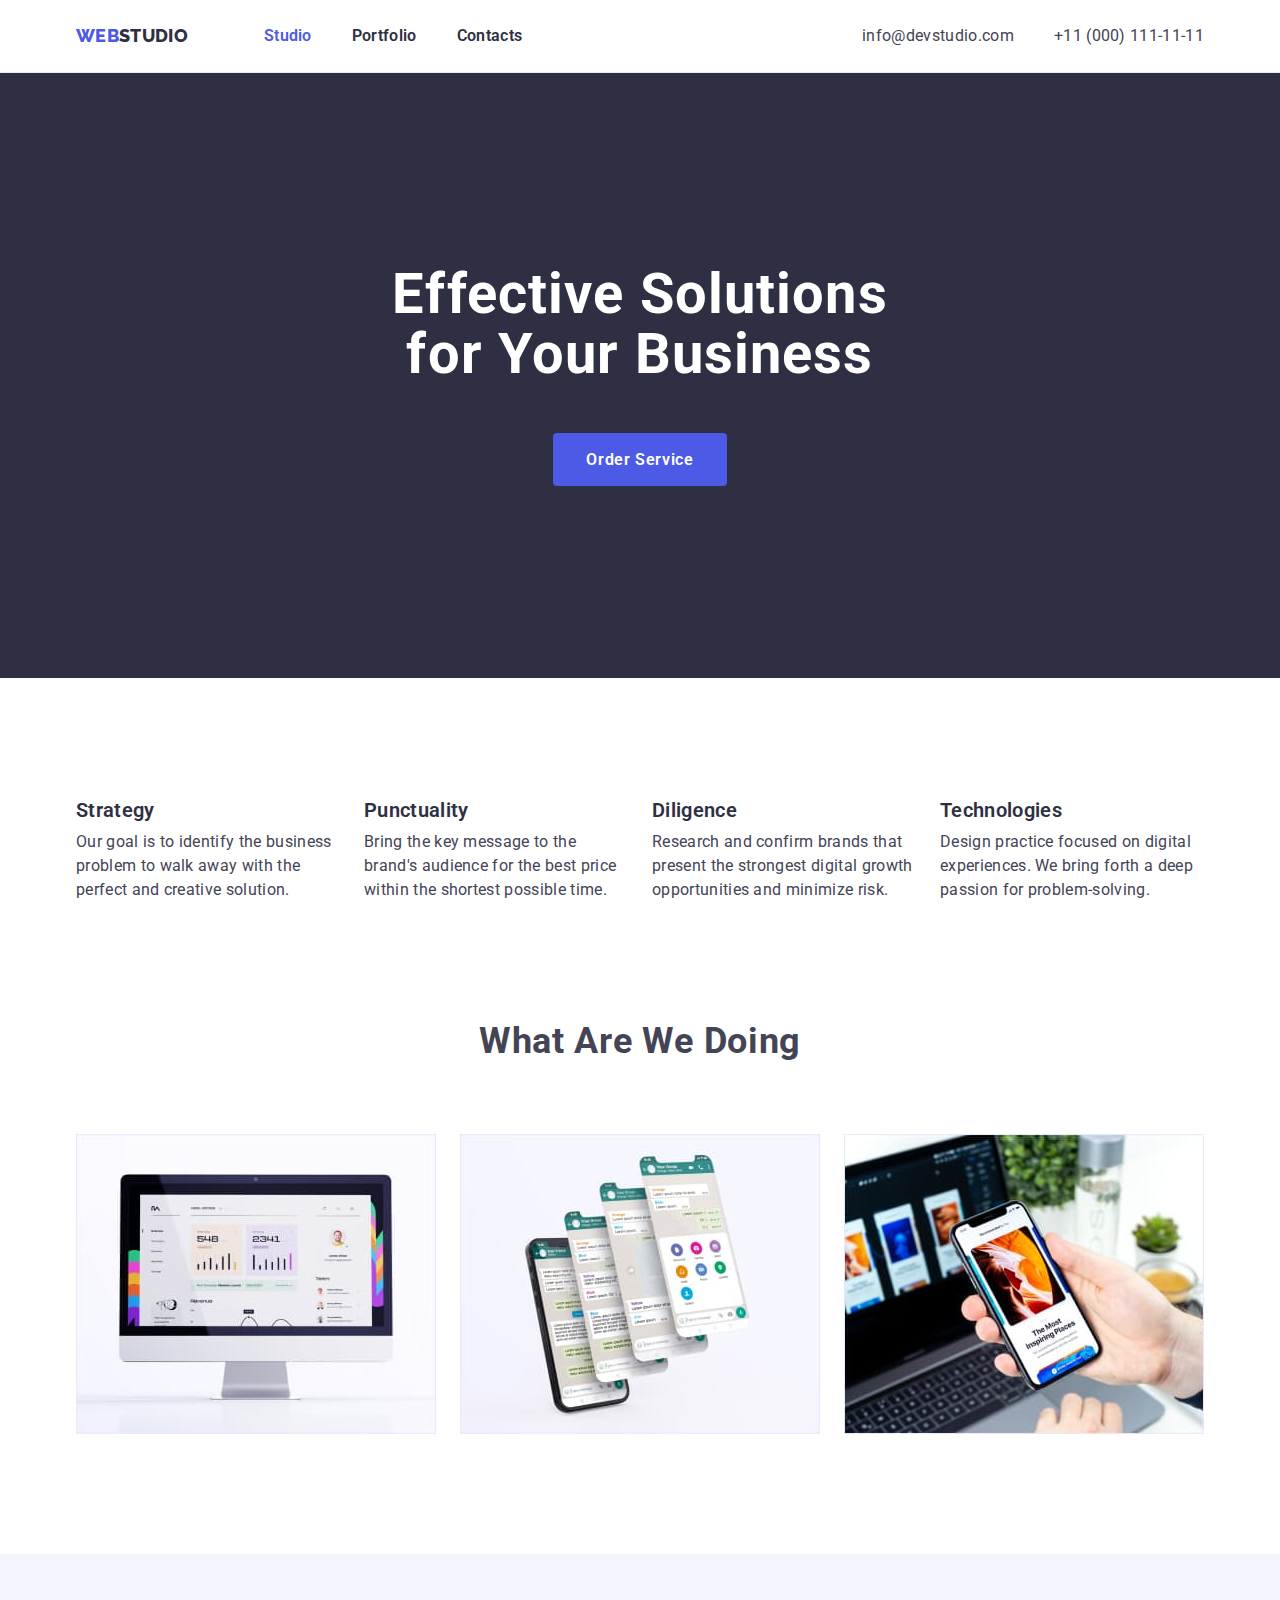
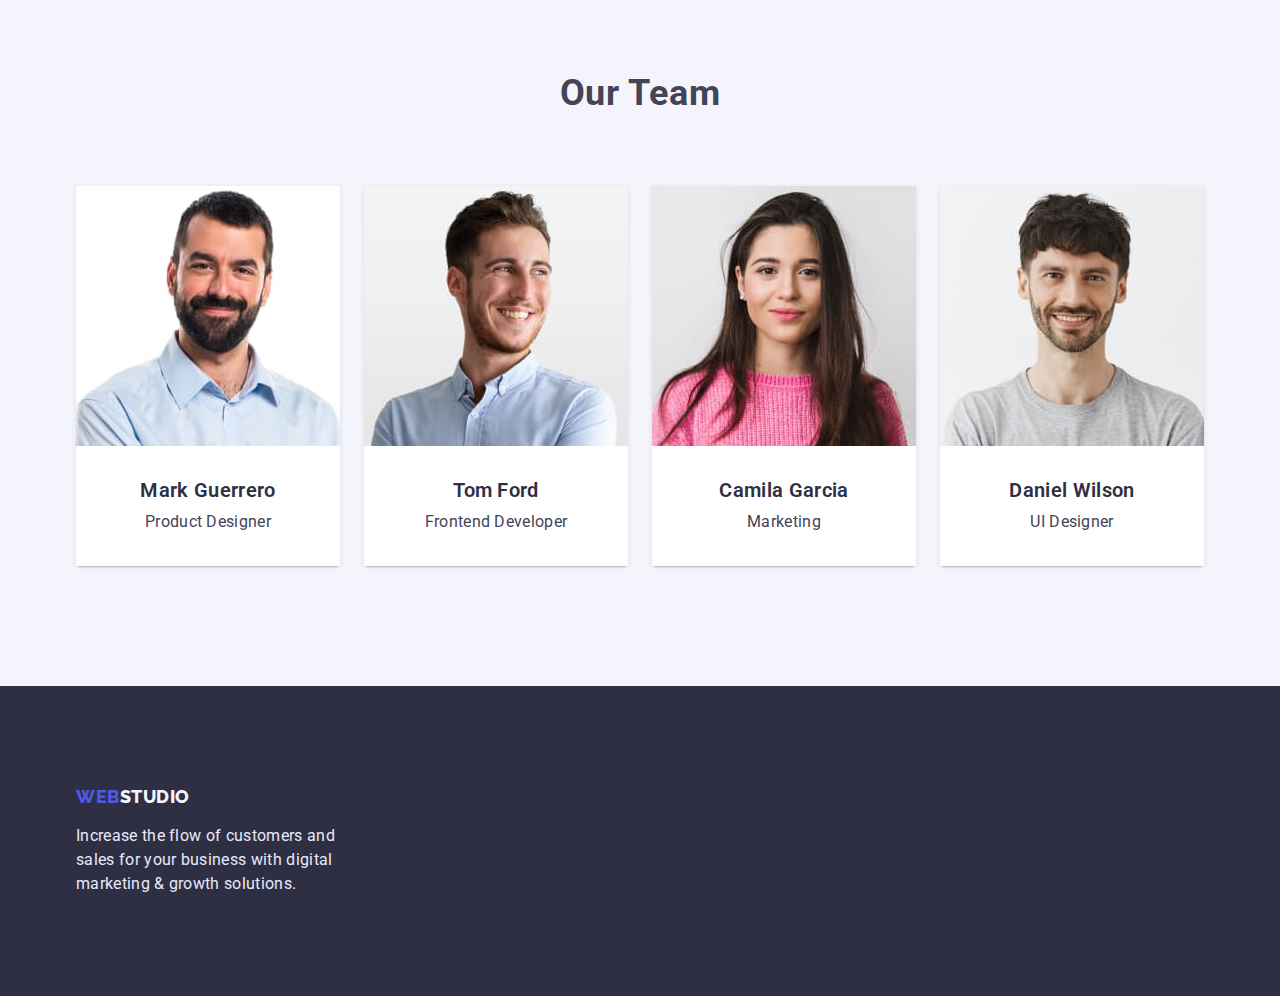
<file: index.html>
<!DOCTYPE html>
<html lang="en">
  <head>
    <meta charset="UTF-8" />
    <meta http-equiv="X-UA-Compatible" content="IE=edge" />
    <meta name="viewport" content="width=device-width, initial-scale=1.0" />
    <title>Document</title>
    <link rel="preconnect" href="https://fonts.googleapis.com" />
    <link rel="preconnect" href="https://fonts.gstatic.com" crossorigin />
    <link
      href="https://fonts.googleapis.com/css2?family=Raleway:wght@800&family=Roboto:wght@400;500;700;900&display=swap"
      rel="stylesheet"
    />
    <link
      rel="stylesheet"
      href="https://cdnjs.cloudflare.com/ajax/libs/modern-normalize/1.1.0/modern-normalize.min.css"
    />
    <link rel="stylesheet" href="./css/styles.css" />
  </head>
  <body>
    <header class="shadow-header">
      <div class="container head">
        <nav class="main-nav">
          <a class="logo-studio" href="./index.html">
            <span class="logo">WEB</span>STUDIO</a
          >
          <ul class="site-nav list">
            <li class="item">
              <a href="./index.html" class="link current">Studio</a>
            </li>
            <li class="item">
              <a href="./portfolio.html" class="link">Portfolio</a>
            </li>
            <li class="item"><a href="" class="link">Contacts</a></li>
          </ul>
        </nav>
        <ul class="list-adress list">
          <li class="connect">
            <a class="connect-link" href="mailto:info@devstudio.com"
              >info@devstudio.com</a
            >
          </li>
          <li class="connect">
            <a class="connect-link" href="tel:+11(000)111-11-11"
              >+11 (000) 111-11-11</a
            >
          </li>
        </ul>
      </div>
    </header>
    <main>
      <section class="hero">
        <h1 class="hero-title">Effective Solutions for Your Business</h1>
        <button type="button" class="button">Order Service</button>
      </section>
      <section class="section">
        <div class="container">
          <h2 class="visually-hidden">Our features</h2>
          <ul class="feature-list list">
            <li class="item">
              <h3 class="title">Strategy</h3>
              <p class="title-text">
                Our goal is to identify the business problem to walk away with
                the perfect and creative solution.
              </p>
            </li>
            <li class="item">
              <h3 class="title">Punctuality</h3>
              <p class="title-text">
                Bring the key message to the brand's audience for the best price
                within the shortest possible time.
              </p>
            </li>
            <li class="item">
              <h3 class="title">Diligence</h3>
              <p class="title-text">
                Research and confirm brands that present the strongest digital
                growth opportunities and minimize risk.
              </p>
            </li>
            <li class="item">
              <h3 class="title">Technologies</h3>
              <p class="title-text">
                Design practice focused on digital experiences. We bring forth a
                deep passion for problem-solving.
              </p>
            </li>
          </ul>
        </div>
      </section>
      <section class="section work">
        <div class="container">
          <h2 class="section-title">What are we doing</h2>
          <ul class="work-list list">
            <li class="item">
              <img src="./image/computer.jpg" alt="computer" width="360" />
            </li>
            <li class="item">
              <img
                src="./image/smart-screen.jpg"
                alt="mobile phone with different screens"
                width="360"
              />
            </li>
            <li class="item">
              <img
                src="./image/smart-hand.jpg"
                alt="smartphone in hand"
                width="360"
              />
            </li>
          </ul>
        </div>
      </section>
      <section class="section team">
        <div class="container">
          <h2 class="section-title">Our team</h2>
          <ul class="team-list list">
            <li class="item">
              <img
                src="./image/Mark-Guerrero.jpg"
                alt="Mark Guerrero"
                width="264"
              />
              <div class="team-position">
                <h3 class="title">Mark Guerrero</h3>
                <p class="team-text">Product Designer</p>
              </div>
            </li>
            <li class="item">
              <img src="./image/Tom-Ford.jpg" alt="Tom Ford" width="264" />
              <div class="team-position">
                <h3 class="title">Tom Ford</h3>
                <p class="team-text">Frontend Developer</p>
              </div>
            </li>
            <li class="item">
              <img
                src="./image/Camila-Garcia.jpg"
                alt="Camila Garcia"
                width="264"
              />
              <div class="team-position">
                <h3 class="title">Camila Garcia</h3>
                <p class="team-text">Marketing</p>
              </div>
            </li>
            <li class="item">
              <img
                src="./image/Daniel-Wilson.jpg"
                alt="Daniel Wilson"
                width="264"
              />
              <div class="team-position">
                <h3 class="title">Daniel Wilson</h3>
                <p class="team-text">UI Designer</p>
              </div>
            </li>
          </ul>
        </div>
      </section>
    </main>
    <footer class="footer-elements">
      <div class="container">
        <a class="studio-footer" href="./index.html">
          <span class="logo">Web</span>Studio
        </a>

        <p class="footer-text">
          Increase the flow of customers and sales for your business with
          digital marketing & growth solutions.
        </p>
      </div>
    </footer>
  </body>
</html>
</file>
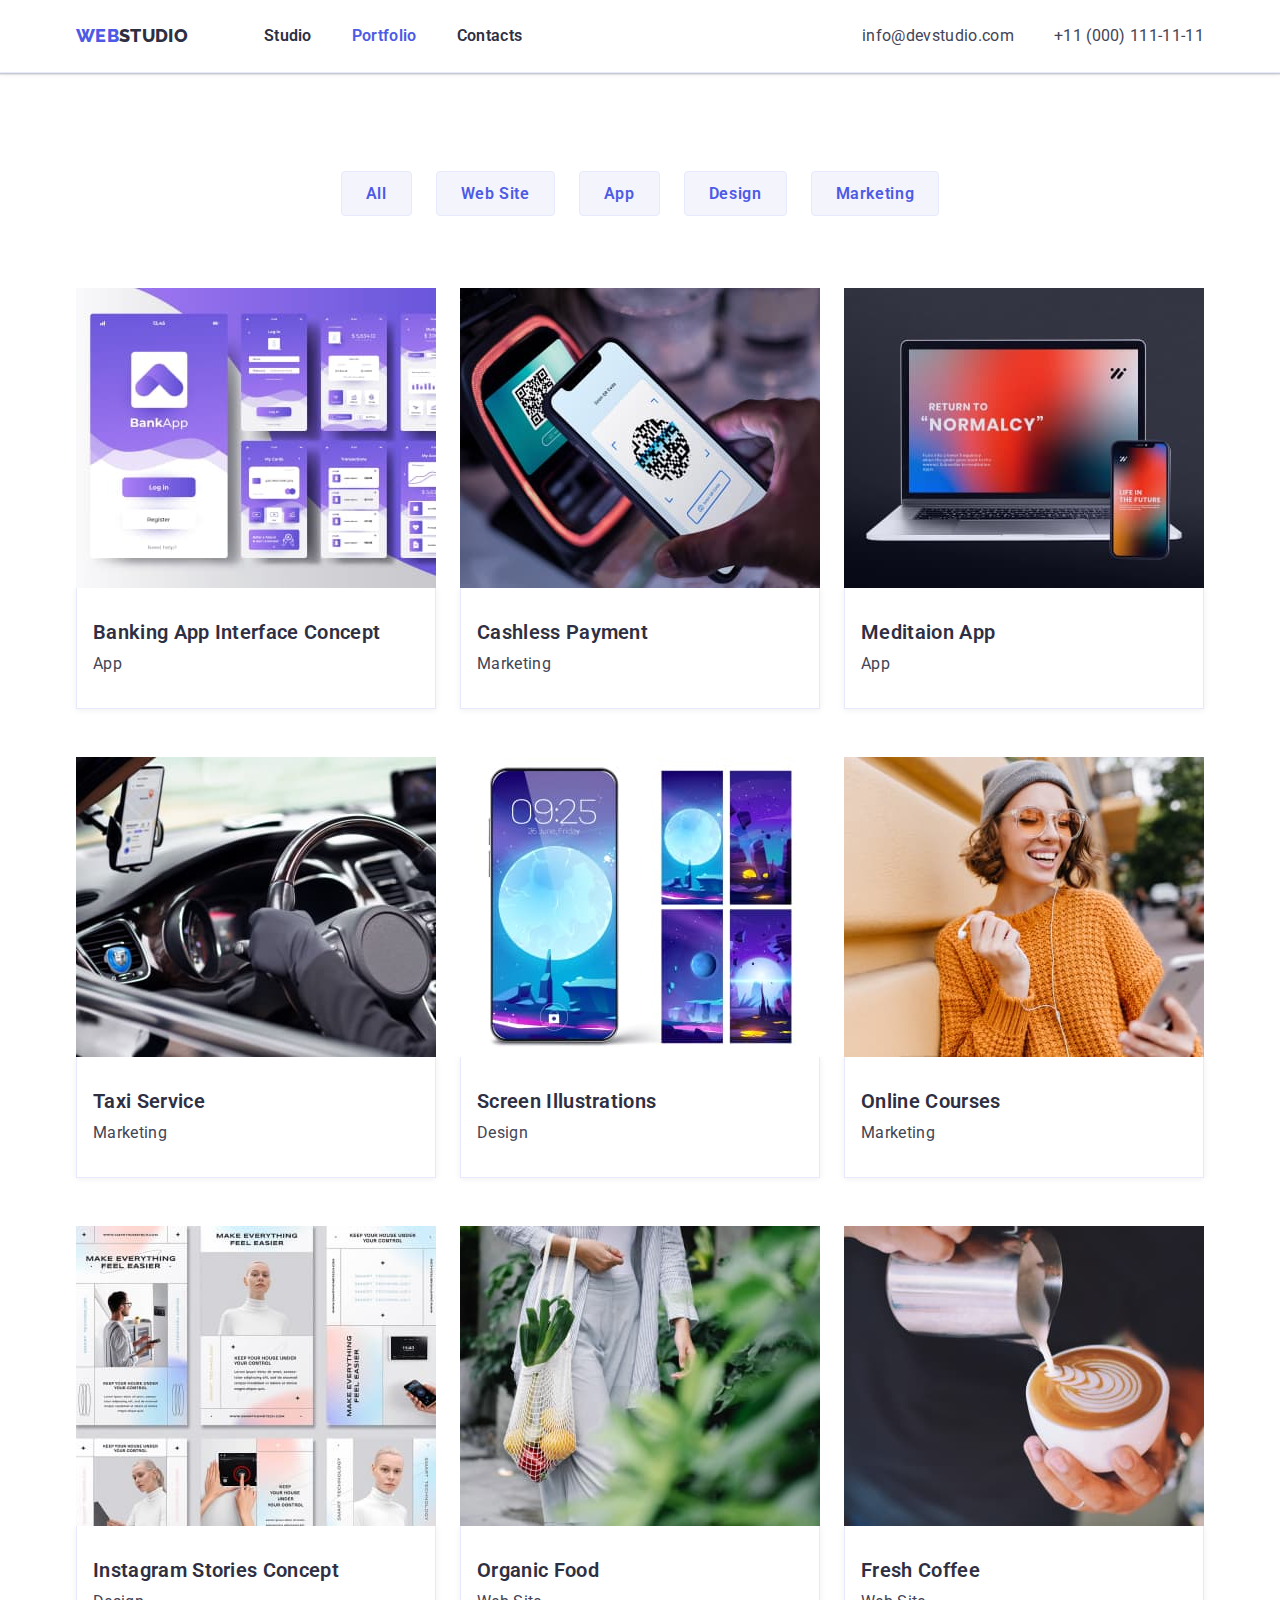
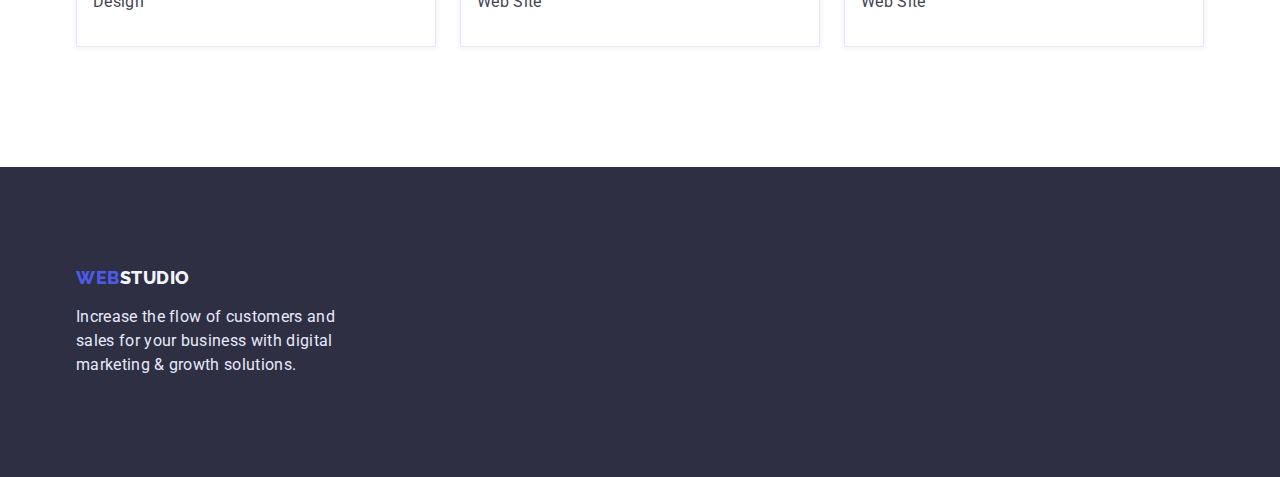
<file: portfolio.html>
<!DOCTYPE html>
<html lang="en">
  <head>
    <meta charset="UTF-8" />
    <meta http-equiv="X-UA-Compatible" content="IE=edge" />
    <meta name="viewport" content="width=device-width, initial-scale=1.0" />
    <title>Document</title>
    <link rel="preconnect" href="https://fonts.googleapis.com" />
    <link rel="preconnect" href="https://fonts.gstatic.com" crossorigin />
    <link
      href="https://fonts.googleapis.com/css2?family=Raleway:wght@800&family=Roboto:wght@400;500;700;900&display=swap"
      rel="stylesheet"
    />
    <link
      rel="stylesheet"
      href="https://cdnjs.cloudflare.com/ajax/libs/modern-normalize/1.1.0/modern-normalize.min.css"
    />
    <link rel="stylesheet" href="./css/styles.css" />
  </head>
  <body>
    <header class="shadow-header">
      <div class="container head">
        <nav class="main-nav">
          <a class="logo-studio" href="./index.html">
            <span class="logo">WEB</span>STUDIO</a
          >
          <ul class="site-nav list">
            <li class="item">
              <a href="./index.html" class="link">Studio</a>
            </li>
            <li class="item">
              <a href="./portfolio.html" class="link current">Portfolio</a>
            </li>
            <li class="item"><a href="" class="link">Contacts</a></li>
          </ul>
        </nav>
        <ul class="list-adress list">
          <li class="connect">
            <a class="connect-link" href="mailto:info@devstudio.com"
              >info@devstudio.com</a
            >
          </li>
          <li class="connect">
            <a class="connect-link" href="tel:+11(000)111-11-11"
              >+11 (000) 111-11-11</a
            >
          </li>
        </ul>
      </div>
    </header>
    <main>
      <section class="project-section">
        <div class="container">
          <h1 class="visually-hidden">Our works</h1>
          <ul class="filters list">
            <div class="filter-btn">
              <li class="title">
                <button class="btn" type="button">All</button>
              </li>
              <li class="title">
                <button class="btn" type="button">Web Site</button>
              </li>
              <li class="title">
                <button class="btn" type="button">App</button>
              </li>
              <li class="title">
                <button class="btn" type="button">Design</button>
              </li>
              <li class="title">
                <button class="btn" type="button">Marketing</button>
              </li>
            </div>
          </ul>
          <ul class="project-list list">
            <li class="item">
              <a class="project-link link" href="#">
                <img
                  src="./image/banking-app-interface-concept.jpg"
                  alt="banking app interface"
                  width="360"
                />
                <div class="content">
                  <h2 class="title">Banking App Interface Concept</h2>
                  <p class="text">App</p>
                </div>
              </a>
            </li>
            <li class="item">
              <a class="project-link link" href="#">
                <img
                  src="./image/cashless-payment.jpg"
                  alt="payment with
              smartphone"
                  width="360"
                />
                <div class="content">
                  <h2 class="title">Cashless Payment</h2>
                  <p class="text">Marketing</p>
                </div>
              </a>
            </li>
            <li class="item">
              <a class="project-link link" href="#">
                <img
                  src="image/meditaion-app.jpg"
                  alt="monitor and smartphone screens"
                  width="360"
                />
                <div class="content">
                  <h2 class="title">Meditaion App</h2>
                  <p class="text link">App</p>
                </div>
              </a>
            </li>
            <li class="item">
              <a class="project-link link" href="#">
                <img
                  src="./image/taxi-service.jpg"
                  alt="man driving a car"
                  width="360"
                />
                <div class="content">
                  <h2 class="title">Taxi Service</h2>
                  <p class="text">Marketing</p>
                </div>
              </a>
            </li>
            <li class="item">
              <a class="project-link link" href="#">
                <img
                  src="./image/screen-illustrations.jpg"
                  alt="screen illustrations"
                  width="360"
                />
                <div class="content">
                  <h2 class="title">Screen Illustrations</h2>
                  <p class="text">Design</p>
                </div>
              </a>
            </li>
            <li class="item">
              <a class="project-link link" href="#">
                <img
                  src="image/online-courses.jpg"
                  alt="woman with smartphone"
                  width="360"
                />
                <div class="content">
                  <h2 class="title">Online Courses</h2>
                  <p class="text">Marketing</p>
                </div>
              </a>
            </li>
            <li class="item">
              <a class="project-link link" href="#">
                <img
                  src="./image/instagram-stories-concept.jpg"
                  alt="instagram concept"
                  width="360"
                />
                <div class="content">
                  <h2 class="title">Instagram Stories Concept</h2>
                  <p class="text">Design</p>
                </div>
              </a>
            </li>
            <li class="item">
              <a class="project-link link" href="#">
                <img
                  src="./image/organic-food.jpg"
                  alt="green food"
                  width="360"
                />
                <div class="content">
                  <h2 class="title">Organic Food</h2>
                  <p class="text">Web Site</p>
                </div>
              </a>
            </li>
            <li class="item">
              <a class="project-link link" href="#">
                <img
                  src="./image/fresh-coffee.jpg"
                  alt="a cup of coffee"
                  width="360"
                />
                <div class="content">
                  <h2 class="title">Fresh Coffee</h2>
                  <p class="text">Web Site</p>
                </div>
              </a>
            </li>
          </ul>
        </div>
      </section>
    </main>
    <footer class="footer-elements">
      <div class="container">
        <a class="studio-footer" href="./index.html">
          <span class="logo">Web</span>Studio
        </a>

        <p class="footer-text">
          Increase the flow of customers and sales for your business with
          digital marketing & growth solutions.
        </p>
      </div>
    </footer>
  </body>
</html>
</file>
<file: css/styles.css>
:root {
    --primary-text-color:#434455;
    --title-text-color:#2E2F42;
    --accent:#E7E9FC;
    --hover: #4D5AE5;
    --pr-white-color: #ffffff;
    --cloud-color: #F4F4FD;
   
}
*,
*::after,
*::before {
    box-sizing: border-box;
    margin: 0;
    padding: 0;
}
body {
    background-color: var(--pr-white-color) ;
    color: var(--primary-text-color);
    font-family: "Roboto", sans-serif;
    letter-spacing: 0.02em;
}
.shadow-header {
    border-bottom: 1px solid var(--accent);
    box-shadow: 0px 2px 1px rgba(46, 47, 66, 0.08), 
    0px 1px 1px rgba(46, 47, 66, 0.16),
    0px 1px 6px rgba(46,47,66, 0.08);
}
.logo {
    color: var(--hover);
    font-family: "Raleway", sans-serif;
    font-weight: 800;
    font-size: 18px;
    line-height:1.2;
    text-decoration: none;
}
.logo-studio {
    color: var(--title-text-color);
    font-family: "Raleway", sans-serif;
    font-weight: 800;
    font-size: 18px;
    line-height: 1.2;
    text-decoration: none;
}
.head, .main-nav {
    display:flex;
    align-items: center;
}
.list {
    list-style: none;
    padding: 0;
    margin: 0;
}
.link {
    text-decoration: none;
}
.container {
    width: 1158px;
    margin-left: auto;
    margin-right: auto;
    padding-left: 15px;
    padding-right: 15px;
}
img {
    display: block;
    width: 100%;
    height: auto;
}
.site-nav .link{
    padding-top: 24px;
    padding-bottom: 24px;
    display: block;
    color: var(--title-text-color);
    text-decoration: none;
}
.site-nav .link:hover,
.site-nav .link:focus {
    color: var(--hover);
}
.site-nav .current {
    color: var(--hover);
    text-decoration: none;
}
.site-nav {
    margin-left: 76px;
    font-weight: 600;
    font-size: 16px;
    line-height: 1.5;
    display: flex;
}
.site-nav .item:not(:last-child) {
    margin-right: 40px;
}
.list-adress {
    display: flex;
    margin-left: auto;
}
.list-adress .connect-link {
    color: var(--primary-text-color);
    font-weight: 400;
    font-size: 16px;
    line-height: 1.5;
    text-decoration: none;
}
.connect-link:hover,
.connect-link:focus {
    color: var(--hover);
}
.connect + .connect {
    margin-left: 40px;

}
.hero {
    background-color: var(--title-text-color);
    padding-top: 192px;
    padding-bottom: 192px;
}
.hero-title {
    margin-right: auto;
    margin-left: auto;
    margin-bottom: 48px;
    text-align: center;
    width: 498px;
    color:#FFFFFF;
    font-weight: 700;
    font-size: 56px;
    line-height: 1.07;
    letter-spacing: 0.02em;

}
.hero > .container {
    text-align: center;
}
.visually-hidden {
    position: absolute;
    white-space: nowrap;
    width: 1px;
    height: 1px;
    overflow: hidden;
    border: 0;
    padding: 0;
    clip: rect(0 0 0 0);
    clip-path: inset(50%);
    margin: -1px;
}
.section .title {
    margin-top: 0;
    margin-bottom: 8px;
    color: var(--title-text-color);
    font-weight:600;
    font-size:36px;
    line-height:1.1;
    text-align: center;
    text-transform: capitalize;
}
.section {
    padding-top: 120px;
    padding-bottom: 120px;
}
.section-title {
    margin-top: 0;
    margin-bottom: 72px;
    text-align: center;
    text-transform: capitalize;
    font-weight: 700;
    font-size: 36px;
    line-height: 1.11;
    letter-spacing: 0.02em;
}
.work {
    padding-top: 0;
}
.team {
    background-color: var(--cloud-color);
}
.team-position{
    padding-top: 32px;
    padding-bottom: 32px;
    background-color: var(--pr-white-color);
}
.feature-list,
.work-list,
.team-list {
    display:flex;
    flex-wrap: wrap;
}
.feature-list .item:not(:last-child),
.work-list .item:not(:last-child),
.team-list .item:not(:last-child) {
    margin-right: 24px;
}
.feature-list .item {
    width: 264px;
}
.feature-list .title {
    text-align: left;
}
.feature-list .title, 
.team-list .title {
    color: var(--title-text-color);
    font-weight: 600;
    font-size: 20px;
    line-height: 1.2;
}
.work-list {
    display: flex;
    flex-wrap: wrap;
}
.work-list .item {
    width: 360px;
}

.team-list {
    text-align: center;
    text-transform: capitalize;
}
.team-list .item {
    box-shadow: 0px 1px 6px rgba(46, 47, 66, 0.08), 0px 1px 1px rgba(46, 47, 66, 0.16), 0px 2px 1px rgba(46, 47, 66, 0.08);
    border-radius: 0px 0px 4px 4px;
}

.button {
    color: var(--pr-white-color) ;
    background-color: var(--hover) ;
    font-weight: 600;
    font-size: 16px;
    line-height: 1.2;
    letter-spacing: 0.04em;
    cursor: pointer;
    border-radius: 4px;
    padding: 16px 32px;
    display: block;
    min-width: 170px;
    text-align: center;
    border: 1px solid transparent;
    margin-right: auto;
    margin-left: auto;
    
}
.button:hover,
.button:focus {
    background-color: #404BBF;
}
.title-text, .team-text {
    font-weight:400;
    font-size: 16px; 
    line-height: 1.5; 
    margin-top: 0;
    margin-bottom: 0;
}
.studio-footer {
    display: block;
    margin-bottom: 16px;
    color: var(--cloud-color);
    background-color: var(--title-text-color);
    font-family: 'Raleway';
    font-weight: 800;
    font-size: 18px;
    line-height: 1.16;
    letter-spacing: 0.03em;
    text-transform: uppercase;
    text-decoration: none;
}
.footer-elements {
    background-color: var(--title-text-color);
    padding-top: 100px;
    padding-bottom: 100px;
    display: block;


}
.footer-text {
    color: var(--accent);
    background-color: var(--title-text-color);
    width: 264px;
    font-weight: 400;
    font-size: 16px;
    line-height: 1.5em;
    letter-spacing: 0.02em;
}


        /* PORTFOLIO */

.filter-btn {
    display: flex;
    flex-wrap: wrap;
    align-items: center;
    margin-bottom: 72px;
    justify-content: center;
}
.filter-btn .title:not(:last-child) {
    padding-right: 24px;
}
.btn:hover,
.btn:focus {
    color: var(--pr-white-color);
    background-color: var(--hover);
    border-color: var(--hover);
    cursor: pointer;
    box-shadow: 0px 3px 1px rgba(0, 0, 0, 0.1), 0px 2px 1px rgba(0, 0, 0, 0.08), 0px 2px 2px rgba(0, 0, 0, 0.12);
}
.btn {
    display:inline-block;
    padding: 12px 24px;
    color:var(--hover);
    background-color: var(--cloud-color);
    font-weight: 600;
    font-size: 16px;
    line-height: 1.19;
    letter-spacing: 0.04em;
    cursor: pointer;
    border: 1px solid var(--accent);
    border-radius: 4px;
}
.project-section {
    padding-top: 98px;
    padding-bottom: 120px;
}
.project-list {
    display:flex;
    flex-wrap: wrap;
}
.project-list .item {
    margin-right: 24px;
    margin-bottom: 48px;
   
}
.project-list .item:nth-last-child(-n+3) {
    margin-bottom: 0;
}
.project-list .item:nth-child(3n) {
    margin-right: 0;
}
.project-list .title {
    margin-bottom: 8px;
    color: var(--title-text-color);
    font-family: inherit;
    font-weight: 600;
    font-size: 20px;
    line-height: 1.2;
}
.project-list .title:hover,
.project-list .title:focus {
    color: var(--hover);
}
.content {
    padding-left: 16px;
    padding-bottom: 32px;
    padding-top: 32px;
    box-shadow: 0px 1px 6px rgb(46 47 66 / 8%);
    border-bottom: 0.5px solid var(--accent);
    border-right: 0.5px solid var(--accent);
    border-left: 0.5px solid var(--accent);
    
}
.project-link .text {
    color: var(--primary-text-color);
    font-weight: 400;
    font-size: 16px;
    line-height: 1.5;
}
</file>
